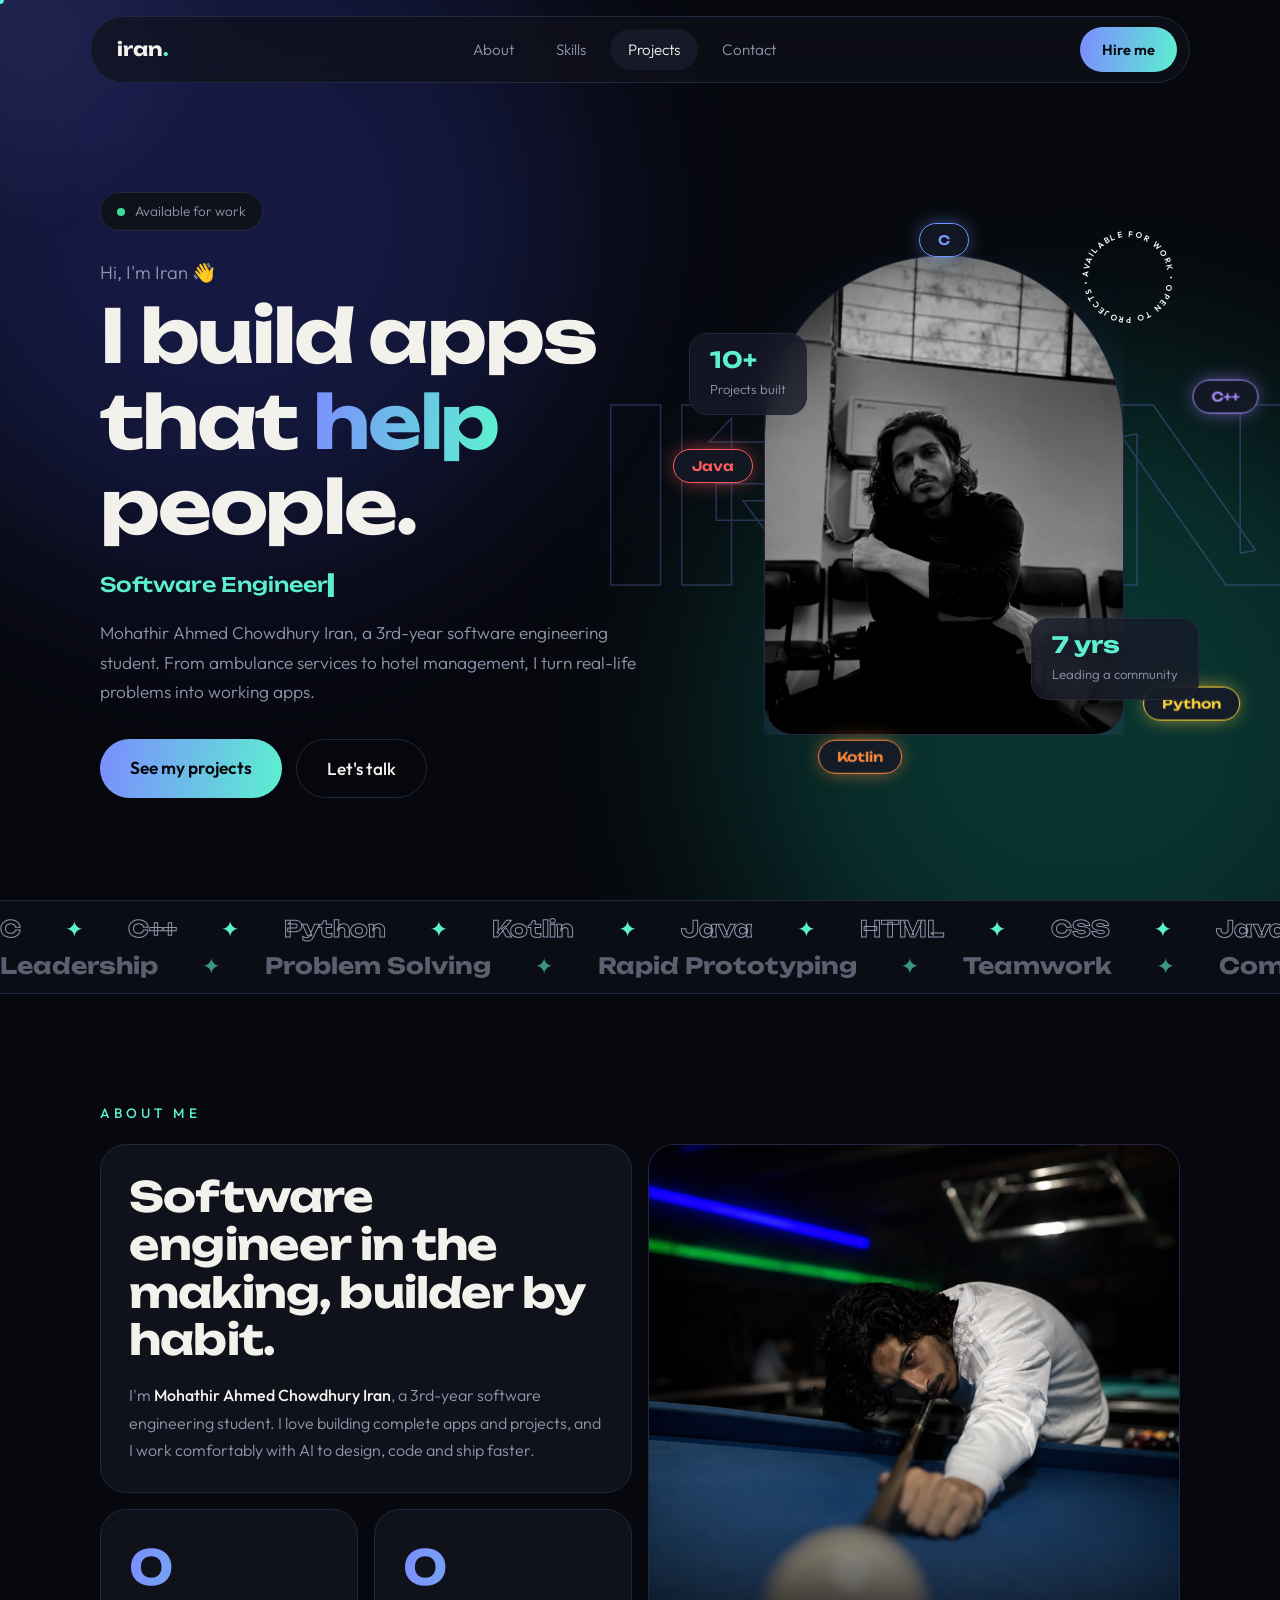
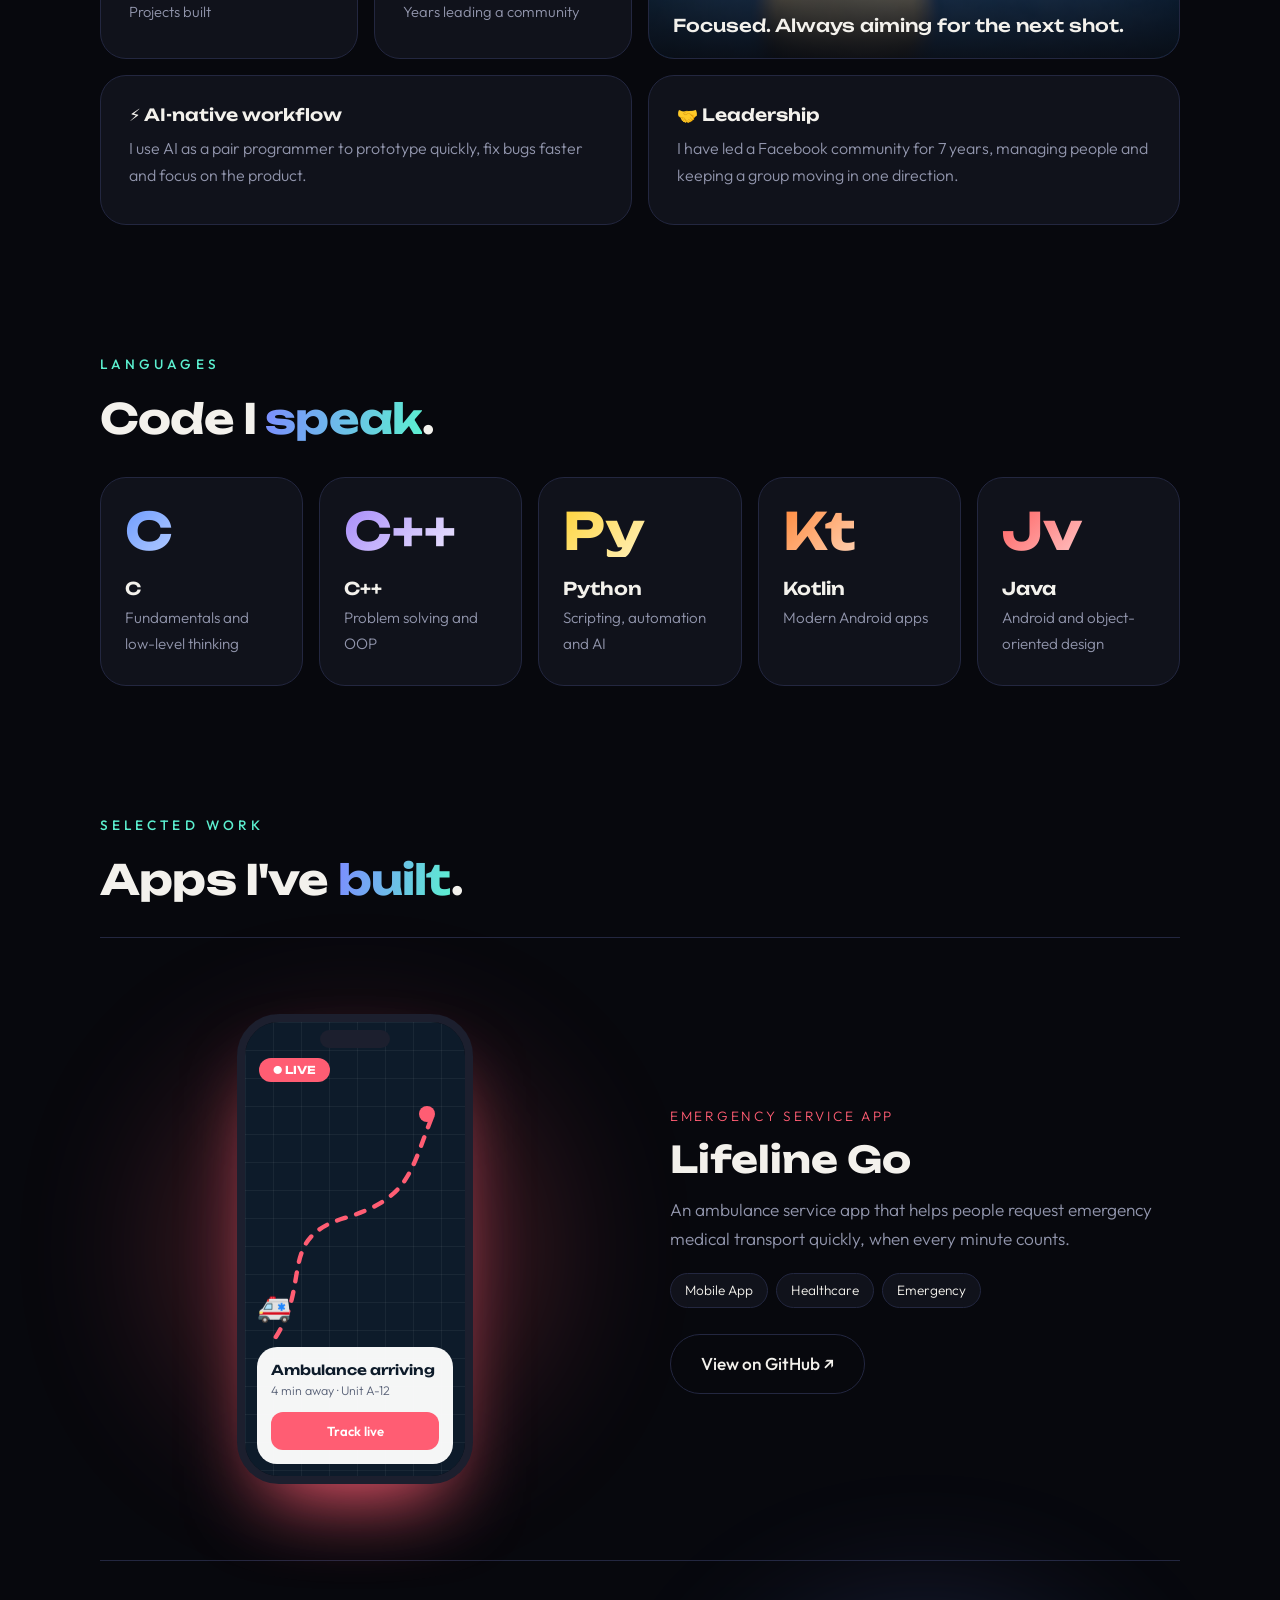
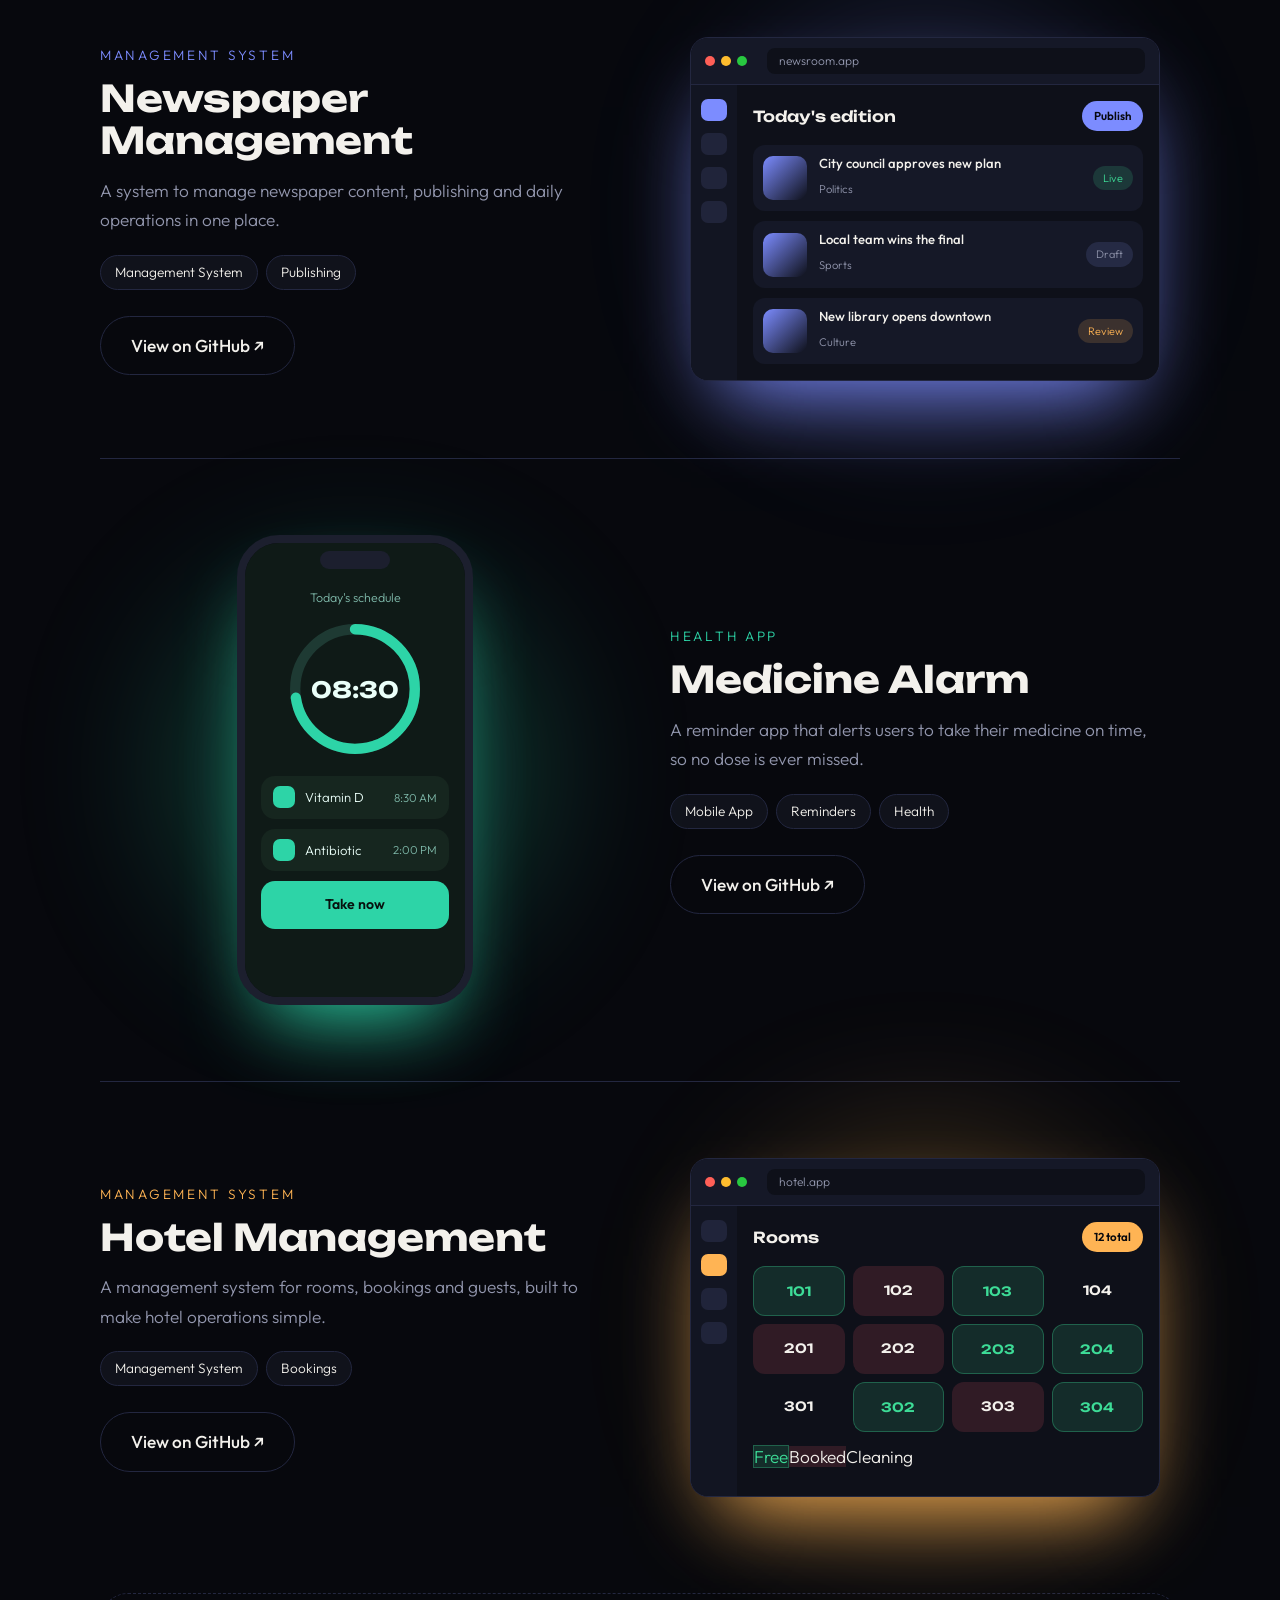
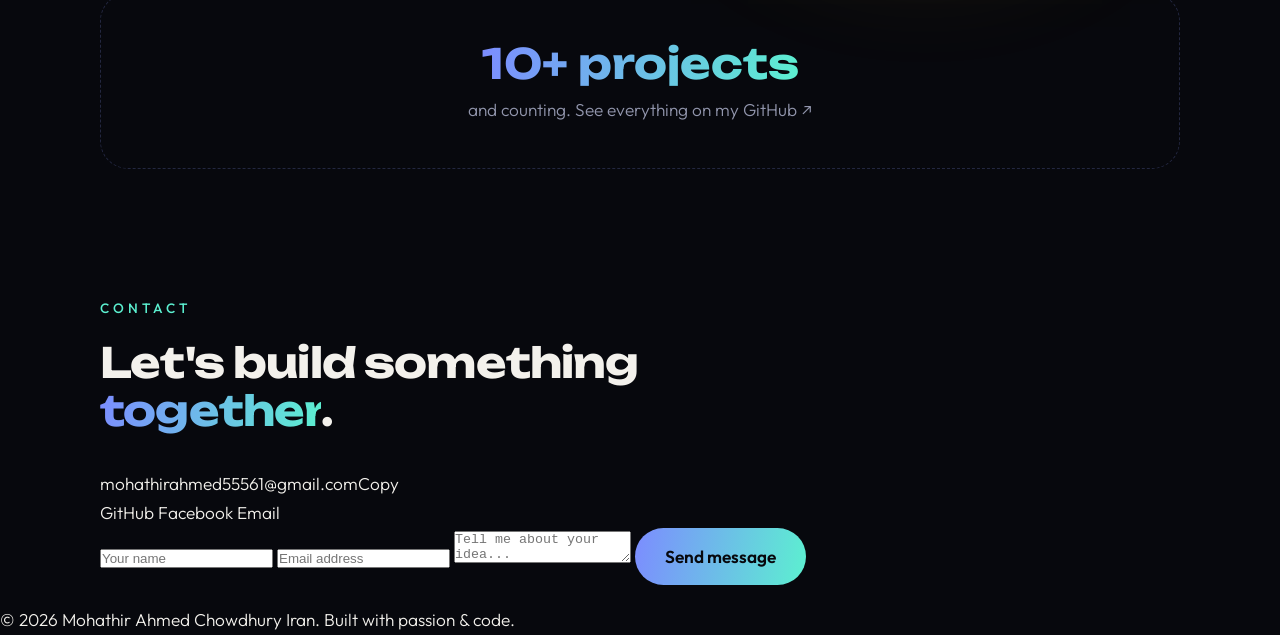
<file: index.html>
<!DOCTYPE html>
<html lang="en">
<head>
<meta charset="UTF-8">
<meta name="viewport" content="width=device-width, initial-scale=1">
<title>Iran | Software Engineer &amp; App Builder</title>
<meta name="description" content="Portfolio of Mohathir Ahmed Chowdhury Iran, software engineering student who builds apps that help people.">
<meta name="theme-color" content="#07080d">
<link rel="preconnect" href="https://fonts.googleapis.com">
<link rel="preconnect" href="https://fonts.gstatic.com" crossorigin>
<link href="https://fonts.googleapis.com/css2?family=Unbounded:wght@500;700&family=Outfit:wght@300;400;500;600&display=swap" rel="stylesheet">
<link rel="stylesheet" href="style.css">
</head>
<body>
<div id="pre"><div><b>IRAN</b><small>Software engineer · App builder</small><i id="pl"></i></div></div>
<div id="bar"></div>
<div id="glow"></div>
<div id="cd"></div><div id="cr"></div>
<div class="mesh" aria-hidden="true"><i></i><i></i></div>

<header class="nav">
  <a class="logo" href="#hero">iran<span>.</span></a>
  <nav id="lk"><a href="#about">About</a><a href="#skills">Skills</a><a href="#work">Projects</a><a href="#contact">Contact</a></nav>
  <a class="hire" href="#contact">Hire me</a>
  <button class="burger" id="bg" aria-label="Open menu">☰</button>
</header>
<div id="menu">
  <button id="close" aria-label="Close menu">✕</button>
  <a href="#about">About</a><a href="#skills">Skills</a><a href="#work">Projects</a><a href="#contact">Contact</a>
</div>

<main>
<!-- HERO -->
<section class="hero wrap" id="hero">
  <div class="hl">
    <span class="tag"><i></i>Available for work</span>
    <p class="hi">Hi, I'm Iran <span class="wave">👋</span></p>
    <h1><span class="ln"><span>I build apps</span></span><span class="ln"><span>that <em>help</em></span></span><span class="ln"><span>people.</span></span></h1>
    <p class="rl"><span id="rl"></span></p>
    <p class="d">Mohathir Ahmed Chowdhury Iran, a 3rd-year software engineering student. From ambulance services to hotel management, I turn real-life problems into working apps.</p>
    <div class="btns"><a class="btn pr" href="#work">See my projects</a><a class="btn" href="#contact">Let's talk</a></div>
  </div>
  <div class="hr" id="hr">
    <div class="bigo" aria-hidden="true">IRAN</div>
    <div class="orb" aria-hidden="true">
      <span style="--i:0"><b style="--k:#6d9bff">C</b></span>
      <span style="--i:1"><b style="--k:#a78bfa">C++</b></span>
      <span style="--i:2"><b style="--k:#ffd43b">Python</b></span>
      <span style="--i:3"><b style="--k:#ff8a3d">Kotlin</b></span>
      <span style="--i:4"><b style="--k:#ff5d5d">Java</b></span>
    </div>
    <div class="frame"><img src="images/hero.jpg" alt="Portrait of Iran"></div>
    <div class="gc g1"><b>10+</b><span>Projects built</span></div>
    <div class="gc g2"><b>7 yrs</b><span>Leading a community</span></div>
    <svg class="spin" viewBox="0 0 120 120" aria-hidden="true"><defs><path id="c" d="M60,60 m-46,0 a46,46 0 1,1 92,0 a46,46 0 1,1 -92,0"/></defs><text><textPath href="#c" textLength="285">AVAILABLE FOR WORK • OPEN TO PROJECTS • </textPath></text></svg>
  </div>
</section>

<div class="mq" aria-hidden="true"><div class="tr" id="t1"></div><div class="tr rev" id="t2"></div></div>

<!-- ABOUT -->
<section class="wrap" id="about">
  <p class="eb rv">About me</p>
  <div class="bento">
    <div class="b sp big rv"><h2>Software engineer in the making, builder by habit.</h2>
      <p>I'm <b>Mohathir Ahmed Chowdhury Iran</b>, a 3rd-year software engineering student. I love building complete apps and projects, and I work comfortably with AI to design, code and ship faster.</p></div>
    <div class="b img rv"><img src="images/about.jpg" alt="Iran playing snooker"><span>Focused. Always aiming for the next shot.</span></div>
    <div class="b sp st rv"><b data-n="10">0</b><span>Projects built</span></div>
    <div class="b sp st rv"><b data-n="7">0</b><span>Years leading a community</span></div>
    <div class="b sp rv"><h3>⚡ AI-native workflow</h3><p>I use AI as a pair programmer to prototype quickly, fix bugs faster and focus on the product.</p></div>
    <div class="b sp rv"><h3>🤝 Leadership</h3><p>I have led a Facebook community for 7 years, managing people and keeping a group moving in one direction.</p></div>
  </div>
</section>

<!-- SKILLS -->
<section class="wrap" id="skills">
  <p class="eb rv">Languages</p>
  <h2 class="sec rv">Code I <em>speak</em>.</h2>
  <div class="lgs">
    <div class="lg sp rv" style="--a:#6d9bff"><b>C</b><h3>C</h3><p>Fundamentals and low-level thinking</p></div>
    <div class="lg sp rv" style="--a:#a78bfa"><b>C++</b><h3>C++</h3><p>Problem solving and OOP</p></div>
    <div class="lg sp rv" style="--a:#ffd43b"><b>Py</b><h3>Python</h3><p>Scripting, automation and AI</p></div>
    <div class="lg sp rv" style="--a:#ff8a3d"><b>Kt</b><h3>Kotlin</h3><p>Modern Android apps</p></div>
    <div class="lg sp rv" style="--a:#ff5d5d"><b>Jv</b><h3>Java</h3><p>Android and object-oriented design</p></div>
  </div>
</section>

<!-- PROJECTS -->
<section class="wrap" id="work">
  <p class="eb rv">Selected work</p>
  <h2 class="sec rv">Apps I've <em>built</em>.</h2>

  <!-- 1. Lifeline Go -->
  <article class="row rv" style="--a:#ff5d73">
    <div class="pw"><div class="phone"><div class="scr map">
      <span class="sos">● LIVE</span>
      <svg class="route" viewBox="0 0 200 240" aria-hidden="true"><path d="M28 220 C 60 170, 30 130, 90 112 S 150 70, 170 20"/></svg>
      <i class="pin"></i><i class="amb">🚑</i>
      <div class="sheet"><b>Ambulance arriving</b><span>4 min away · Unit A-12</span><em>Track live</em></div>
    </div></div></div>
    <div class="tx"><p class="ty">Emergency Service App</p><h3>Lifeline Go</h3>
      <p>An ambulance service app that helps people request emergency medical transport quickly, when every minute counts.</p>
      <div class="tk"><i>Mobile App</i><i>Healthcare</i><i>Emergency</i></div>
      <a class="btn" href="https://github.com/yiran75" target="_blank" rel="noopener">View on GitHub ↗</a></div>
  </article>

  <!-- 2. Newspaper -->
  <article class="row alt rv" style="--a:#7c8cff">
    <div class="pw"><div class="win">
      <div class="wb"><i></i><i></i><i></i><span>newsroom.app</span></div>
      <div class="wd"><div class="sd"><i class="on"></i><i></i><i></i><i></i></div>
        <div class="wm"><div class="wh2"><b>Today's edition</b><em>Publish</em></div>
          <div class="ar"><s></s><div><b>City council approves new plan</b><small>Politics</small></div><em class="ok">Live</em></div>
          <div class="ar"><s></s><div><b>Local team wins the final</b><small>Sports</small></div><em>Draft</em></div>
          <div class="ar"><s></s><div><b>New library opens downtown</b><small>Culture</small></div><em class="rw">Review</em></div>
        </div></div></div></div>
    <div class="tx"><p class="ty">Management System</p><h3>Newspaper Management</h3>
      <p>A system to manage newspaper content, publishing and daily operations in one place.</p>
      <div class="tk"><i>Management System</i><i>Publishing</i></div>
      <a class="btn" href="https://github.com/yiran75" target="_blank" rel="noopener">View on GitHub ↗</a></div>
  </article>

  <!-- 3. Medicine Alarm -->
  <article class="row rv" style="--a:#2dd4a7">
    <div class="pw"><div class="phone"><div class="scr med">
      <small>Today's schedule</small>
      <div class="dial"><svg viewBox="0 0 120 120" aria-hidden="true"><circle class="t" cx="60" cy="60" r="52"/><circle class="p" cx="60" cy="60" r="52"/></svg><b>08:30</b></div>
      <div class="pil"><i></i>Vitamin D<span>8:30 AM</span></div>
      <div class="pil"><i></i>Antibiotic<span>2:00 PM</span></div>
      <div class="take">Take now</div>
    </div></div></div>
    <div class="tx"><p class="ty">Health App</p><h3>Medicine Alarm</h3>
      <p>A reminder app that alerts users to take their medicine on time, so no dose is ever missed.</p>
      <div class="tk"><i>Mobile App</i><i>Reminders</i><i>Health</i></div>
      <a class="btn" href="https://github.com/yiran75" target="_blank" rel="noopener">View on GitHub ↗</a></div>
  </article>

  <!-- 4. Hotel -->
  <article class="row alt rv" style="--a:#ffb454">
    <div class="pw"><div class="win">
      <div class="wb"><i></i><i></i><i></i><span>hotel.app</span></div>
      <div class="wd"><div class="sd"><i></i><i class="on"></i><i></i><i></i></div>
        <div class="wm"><div class="wh2"><b>Rooms</b><em>12 total</em></div>
          <div class="rooms"><i class="fr">101</i><i class="bk">102</i><i class="fr">103</i><i class="cl">104</i>
            <i class="bk">201</i><i class="bk">202</i><i class="fr">203</i><i class="fr">204</i>
            <i class="cl">301</i><i class="fr">302</i><i class="bk">303</i><i class="fr">304</i></div>
          <div class="lgd"><span class="fr">Free</span><span class="bk">Booked</span><span class="cl">Cleaning</span></div>
        </div></div></div></div>
    <div class="tx"><p class="ty">Management System</p><h3>Hotel Management</h3>
      <p>A management system for rooms, bookings and guests, built to make hotel operations simple.</p>
      <div class="tk"><i>Management System</i><i>Bookings</i></div>
      <a class="btn" href="https://github.com/yiran75" target="_blank" rel="noopener">View on GitHub ↗</a></div>
  </article>

  <a class="more rv" href="https://github.com/yiran75" target="_blank" rel="noopener">
    <b>10+ projects</b><span>and counting. See everything on my GitHub ↗</span>
  </a>
</section>

<!-- CONTACT -->
<section class="wrap" id="contact">
  <div class="cta sp rv">
    <p class="eb">Contact</p>
    <h2 class="sec">Let's build something <em>together</em>.</h2>
    <div class="ml"><span id="em">mohathirahmed55561@gmail.com</span><button id="cp">Copy</button></div>
    <div class="so">
      <a href="https://github.com/yiran75" target="_blank" rel="noopener">GitHub</a>
      <a href="https://www.facebook.com/Yirran/" target="_blank" rel="noopener">Facebook</a>
      <a href="mailto:mohathirahmed55561@gmail.com">Email</a>
    </div>
    <form id="fm">
      <input id="fn" placeholder="Your name" required>
      <input id="fe" type="email" placeholder="Email address" required>
      <textarea id="ft" placeholder="Tell me about your idea..." required></textarea>
      <button class="btn pr" type="submit">Send message</button>
    </form>
  </div>
</section>
</main>

<footer>© 2026 Mohathir Ahmed Chowdhury Iran. Built with passion &amp; code.</footer>
<script src="script.js"></script>
</body>
</html>
</file>
<file: style.css>
:root{--bg:#07080d;--s:#10121b;--s2:#161927;--l:#232740;--t:#f3f1ec;--m:#9296ad;--a1:#7c8cff;--a2:#5cf0d0;
--h:"Unbounded","Segoe UI",system-ui,sans-serif;--b:"Outfit","Segoe UI",system-ui,sans-serif}
*{box-sizing:border-box;margin:0;padding:0}
html{scroll-behavior:smooth}
body{background:var(--bg);color:var(--t);font:300 1.08rem/1.7 var(--b);overflow-x:hidden;-webkit-font-smoothing:antialiased}
a{color:inherit;text-decoration:none}
button{font:inherit;color:inherit;background:none;border:0;cursor:pointer}
:focus-visible{outline:2px solid var(--a2);outline-offset:4px;border-radius:6px}
.wrap{position:relative;z-index:2;max-width:1160px;margin:0 auto;padding:0 clamp(20px,4vw,40px)}
.cc,.cc *{cursor:none!important}

/* cursor */
#cd,#cr{position:fixed;left:0;top:0;pointer-events:none;z-index:120;display:none}
.cc #cd,.cc #cr{display:block}
#cd{width:8px;height:8px;margin:-4px 0 0 -4px;border-radius:50%;background:var(--a2)}
#cr{width:38px;height:38px;margin:-19px 0 0 -19px;border-radius:50%;border:1.5px solid rgba(92,240,208,.6);transition:width .25s,height .25s,margin .25s,background .25s}
#cr.h{width:66px;height:66px;margin:-33px 0 0 -33px;background:rgba(92,240,208,.1)}

/* preloader curtain */
#pre{position:fixed;inset:0;z-index:110;background:var(--bg);display:grid;place-items:center;text-align:center;transition:clip-path 1s cubic-bezier(.7,0,.2,1),visibility 0s 1s}
#pre.off{clip-path:inset(0 0 100% 0);visibility:hidden}
#pre b{display:block;font:700 clamp(4rem,16vw,9rem)/1 var(--h);letter-spacing:.06em;background:linear-gradient(100deg,var(--a1),var(--a2));-webkit-background-clip:text;background-clip:text;color:transparent}
#pre small{display:block;margin:14px 0 26px;color:var(--m);letter-spacing:.3em;font-size:.8rem;text-transform:uppercase}
#pl{display:block;height:3px;width:0;max-width:260px;margin:0 auto;border-radius:3px;background:linear-gradient(90deg,var(--a1),var(--a2))}
#bar{position:fixed;top:0;left:0;height:3px;width:0;z-index:70;background:linear-gradient(90deg,var(--a1),var(--a2))}
#glow{position:fixed;width:520px;height:520px;left:0;top:0;margin:-260px 0 0 -260px;border-radius:50%;background:radial-gradient(circle,rgba(124,140,255,.16),transparent 65%);pointer-events:none;z-index:1}
.mesh{position:fixed;inset:0;z-index:0;overflow:hidden;pointer-events:none}
.mesh i{position:absolute;width:55vw;height:55vw;border-radius:50%;filter:blur(110px);opacity:.28;animation:drift 22s ease-in-out infinite alternate}
.mesh i:first-child{background:#3b46c9;top:-15%;left:-10%}
.mesh i:last-child{background:#0fa58a;bottom:-20%;right:-12%;animation-delay:-9s}
@keyframes drift{to{transform:translate(8vw,6vh) scale(1.15)}}

/* spotlight */
.sp{position:relative;overflow:hidden}
.sp::before{content:"";position:absolute;inset:0;z-index:0;pointer-events:none;opacity:0;transition:opacity .3s;background:radial-gradient(360px circle at var(--mx,50%) var(--my,50%),rgba(124,140,255,.2),transparent 60%)}
.sp:hover::before{opacity:1}
.sp>*{position:relative;z-index:1}

/* nav */
.nav{position:fixed;top:16px;left:50%;transform:translateX(-50%);width:min(1100px,calc(100% - 28px));z-index:60;display:flex;align-items:center;justify-content:space-between;padding:10px 12px 10px 26px;border-radius:99px;background:rgba(16,18,27,.7);backdrop-filter:blur(16px);border:1px solid var(--l)}
.logo{font:700 1.15rem var(--h)}.logo span{color:var(--a2)}
#lk{display:flex;gap:6px}
#lk a{padding:8px 18px;border-radius:99px;font-size:.95rem;color:var(--m);transition:.25s}
#lk a:hover,#lk a.act{color:var(--t);background:var(--s2)}
.hire{padding:10px 22px;border-radius:99px;background:linear-gradient(100deg,var(--a1),var(--a2));color:#07080d;font-weight:600;font-size:.92rem;transition:.25s}
.hire:hover{transform:scale(1.06)}
.burger{display:none;width:42px;height:42px;border-radius:50%;border:1px solid var(--l);font-size:1.1rem}
#menu{position:fixed;inset:0;z-index:90;background:rgba(7,8,13,.97);display:grid;place-content:center;gap:16px;text-align:center;transform:translateY(-100%);transition:transform .7s cubic-bezier(.7,0,.2,1)}
#menu.on{transform:none}
#menu a{font:700 clamp(2rem,9vw,3.4rem) var(--h)}
#menu a:hover{color:var(--a2)}
#close{position:absolute;top:24px;right:28px;font-size:1.5rem}

/* hero */
.hero{min-height:100vh;display:grid;grid-template-columns:1.1fr .9fr;gap:30px;align-items:center;padding-top:110px;padding-bottom:50px}
.tag{display:inline-flex;align-items:center;gap:10px;padding:7px 16px;border-radius:99px;border:1px solid var(--l);background:var(--s);font-size:.85rem;color:var(--m)}
.tag i{width:8px;height:8px;border-radius:50%;background:#3ddc97;color:#3ddc97;animation:ping 2s infinite}
@keyframes ping{0%{box-shadow:0 0 0 0 currentColor}70%,100%{box-shadow:0 0 0 12px transparent}}
.hi{margin:26px 0 8px;color:var(--m);font-size:1.15rem}
.wave{display:inline-block;animation:wave 2.4s infinite;transform-origin:70% 70%}
@keyframes wave{10%,30%{transform:rotate(16deg)}20%,40%{transform:rotate(-10deg)}50%,100%{transform:none}}
h1{font:700 clamp(2.4rem,6vw,4.6rem)/1.08 var(--h);letter-spacing:-.03em}
.ln{display:block;overflow:hidden;padding-bottom:.08em}
.ln span{display:block;animation:up 1s cubic-bezier(.2,.8,.2,1) both;animation-delay:2s}
.ln:nth-child(2) span{animation-delay:2.15s}.ln:nth-child(3) span{animation-delay:2.3s}
@keyframes up{from{transform:translateY(110%)}}
h1 em{font-style:normal;background:linear-gradient(100deg,var(--a1),var(--a2),var(--a1));background-size:200%;-webkit-background-clip:text;background-clip:text;color:transparent;animation:flow 4s linear infinite}
@keyframes flow{to{background-position:200% 0}}
.rl{margin:20px 0 14px;font:500 1.25rem var(--h);color:var(--a2);min-height:2rem}
.d{color:var(--m);max-width:50ch;margin-bottom:32px}
.btns{display:flex;gap:14px;flex-wrap:wrap}
.btn{display:inline-block;padding:14px 30px;border-radius:99px;border:1px solid var(--l);font-weight:500;transition:.3s;cursor:pointer}
.btn.pr{background:linear-gradient(100deg,var(--a1),var(--a2));color:#07080d;border:0;font-weight:600}
.btn:hover{transform:translateY(-4px);box-shadow:0 16px 36px -14px var(--a1)}
.hr{--r:min(255px,46vw);position:relative;display:grid;place-items:center;padding:30px 0}
.bigo{position:absolute;font:700 clamp(8rem,20vw,15rem) var(--h);letter-spacing:-.05em;color:transparent;-webkit-text-stroke:1.5px rgba(124,140,255,.28);z-index:0;user-select:none}
.frame{position:relative;z-index:1;width:min(360px,78vw);aspect-ratio:3/4;border-radius:180px 180px 30px 30px;overflow:hidden;border:1px solid var(--l);box-shadow:0 40px 90px -30px rgba(124,140,255,.5);transition:transform .2s;animation:rev 1.4s cubic-bezier(.2,.8,.2,1) 2s both,gl 6s ease-in-out 3.4s infinite}
@keyframes rev{from{clip-path:inset(100% 0 0 0)}to{clip-path:inset(0)}}
@keyframes gl{50%{box-shadow:0 40px 100px -24px rgba(92,240,208,.55)}}
.frame img{width:100%;height:100%;object-fit:cover;object-position:center 30%}
/* orbiting language chips */
.orb{position:absolute;left:50%;top:50%;width:0;height:0;z-index:2;animation:rot 34s linear infinite}
.orb span{position:absolute;left:0;top:0;transform:rotate(calc(var(--i)*72deg)) translateY(calc(var(--r)*-1))}
.orb b{display:block;translate:-50% -50%;rotate:calc(var(--i)*-72deg);animation:rot 34s linear infinite reverse;padding:8px 18px;border-radius:99px;background:rgba(22,25,39,.85);backdrop-filter:blur(10px);border:1px solid var(--k);color:var(--k);font:600 .82rem var(--h);box-shadow:0 0 22px -6px var(--k);white-space:nowrap}
.orb span:nth-child(1){--i:0}.orb span:nth-child(2){--i:1}.orb span:nth-child(3){--i:2}.orb span:nth-child(4){--i:3}.orb span:nth-child(5){--i:4}
.gc{position:absolute;z-index:3;padding:12px 20px;border-radius:18px;background:rgba(22,25,39,.78);backdrop-filter:blur(14px);border:1px solid var(--l);animation:fl 5s ease-in-out infinite}
.gc b{display:block;font:700 1.4rem var(--h);color:var(--a2)}.gc span{font-size:.82rem;color:var(--m)}
.g1{top:20%;left:-4%}.g2{bottom:12%;right:-4%;animation-delay:-2.5s}
@keyframes fl{50%{transform:translateY(-14px)}}
.spin{position:absolute;z-index:3;width:104px;right:0;top:0;animation:rot 14s linear infinite}
.spin text{font:600 9.5px var(--b);fill:var(--t);letter-spacing:.06em}
@keyframes rot{to{transform:rotate(360deg)}}

/* marquee */
.mq{position:relative;z-index:2;border-block:1px solid var(--l);background:rgba(16,18,27,.6);overflow:hidden;padding:14px 0;display:grid;gap:10px}
.tr{display:flex;gap:44px;width:max-content;animation:mq 34s linear infinite;font:700 1.4rem var(--h);color:transparent;-webkit-text-stroke:1px var(--m)}
.tr.rev{animation-direction:reverse;-webkit-text-stroke:0;color:var(--m);opacity:.6}
.tr span::after{content:"✦";margin-left:44px;color:var(--a2);-webkit-text-stroke:0}
@keyframes mq{to{transform:translateX(-50%)}}

/* sections */
section.wrap{padding-top:110px;padding-bottom:20px}
.eb{font:500 .85rem var(--b);letter-spacing:.3em;text-transform:uppercase;color:var(--a2);margin-bottom:22px}
h2{font:700 clamp(1.7rem,3.6vw,2.6rem)/1.15 var(--h);letter-spacing:-.02em}
h2.sec{margin-bottom:34px;max-width:20ch}
h2 em{font-style:normal;background:linear-gradient(100deg,var(--a1),var(--a2));-webkit-background-clip:text;background-clip:text;color:transparent}

/* bento */
.bento{display:grid;grid-template-columns:repeat(4,1fr);grid-auto-rows:minmax(150px,auto);gap:16px}
.b{background:var(--s);border:1px solid var(--l);border-radius:26px;padding:28px;transition:.3s;position:relative;overflow:hidden}
.b:hover{border-color:var(--a1);transform:translateY(-5px)}
.b h3{font:600 1.05rem var(--h);margin-bottom:10px}
.b p{color:var(--m);font-size:1rem}.b p b{color:var(--t);font-weight:500}
.big{grid-column:span 2;grid-row:span 2;display:flex;flex-direction:column;justify-content:center;gap:18px}
.img{grid-column:span 2;grid-row:span 3;padding:0;min-height:420px}
.img img{position:absolute;inset:0;width:100%;height:100%;object-fit:cover;object-position:center 40%;transition:transform 1s}
.img:hover img{transform:scale(1.06)}
.img::after{content:"";position:absolute;inset:0;background:linear-gradient(transparent 55%,rgba(7,8,13,.9))}
.img span{position:absolute;left:24px;right:24px;bottom:22px;z-index:2;font:500 1.1rem var(--h)}
.st{display:flex;flex-direction:column;justify-content:center}
.st b{font:700 3rem var(--h);line-height:1;background:linear-gradient(100deg,var(--a1),var(--a2));-webkit-background-clip:text;background-clip:text;color:transparent}
.st span{color:var(--m);font-size:.92rem;margin-top:8px}
.bento .b:nth-child(5),.bento .b:nth-child(6){grid-column:span 2}

/* languages */
.lgs{display:grid;grid-template-columns:repeat(auto-fit,minmax(190px,1fr));gap:16px}
.lg{background:var(--s);border:1px solid var(--l);border-radius:26px;padding:28px 24px;transition:transform .35s,border-color .3s}
.lg:hover{transform:translateY(-10px) rotate(-1.5deg);border-color:var(--a)}
.lg b{display:block;font:700 3.2rem/1 var(--h);margin-bottom:20px;background:linear-gradient(135deg,var(--a),#fff);-webkit-background-clip:text;background-clip:text;color:transparent;transition:.4s}
.lg:hover b{transform:scale(1.1);filter:drop-shadow(0 0 16px var(--a))}
.lg h3{font:600 1.1rem var(--h);margin-bottom:6px}
.lg p{color:var(--m);font-size:.95rem}

/* projects */
.row{display:grid;grid-template-columns:1fr 1fr;gap:60px;align-items:center;padding:56px 0;border-top:1px solid var(--l)}
.row.alt .pw{order:2}
.pw{position:relative;display:grid;place-items:center;padding:20px}
.pw::before{content:"";position:absolute;width:340px;height:340px;border-radius:50%;background:var(--a);filter:blur(90px);opacity:.3}
.ty{font-size:.85rem;letter-spacing:.2em;text-transform:uppercase;color:var(--a);margin-bottom:10px}
.tx h3{font:700 clamp(1.6rem,3vw,2.3rem)/1.15 var(--h);margin-bottom:14px}
.tx>p:not(.ty){color:var(--m);max-width:44ch;margin-bottom:20px}
.tk{display:flex;flex-wrap:wrap;gap:8px;margin-bottom:26px}
.tk i{font-style:normal;font-size:.85rem;padding:5px 14px;border:1px solid var(--l);border-radius:99px;color:var(--t);background:var(--s)}
.tx .btn:hover{background:var(--a);border-color:var(--a);color:#07080d}
.more{display:flex;flex-direction:column;align-items:center;gap:6px;padding:44px 20px;border:1.5px dashed var(--l);border-radius:28px;text-align:center;margin-top:20px;transition:.3s}
.more b{font:700 clamp(1.6rem,4vw,2.6rem) var(--h);background:linear-gradient(100deg,var(--a1),var(--a2));-webkit-background-clip:text;background-clip:text;color:transparent}
.more span{color:var(--m)}
.more:hover{border-color:var(--a2);background:var(--s)}

/* phone mockups */
.phone{position:relative;width:236px;height:470px;border-radius:42px;border:8px solid #1c1f2e;background:#0b0d14;box-shadow:0 40px 80px -30px var(--a);overflow:hidden;transition:transform .2s;will-change:transform;z-index:1}
.phone::before{content:"";position:absolute;top:8px;left:50%;width:70px;height:18px;margin-left:-35px;border-radius:12px;background:#1c1f2e;z-index:5}
.scr{position:absolute;inset:0;overflow:hidden}
/* Lifeline Go screen */
.map{background:#0d1b2a linear-gradient(rgba(255,255,255,.05) 1px,transparent 1px) 0 0/28px 28px;background-image:linear-gradient(rgba(255,255,255,.05) 1px,transparent 1px),linear-gradient(90deg,rgba(255,255,255,.05) 1px,transparent 1px);background-size:28px 28px}
.sos{position:absolute;top:36px;left:14px;padding:5px 14px;border-radius:99px;background:#ff5d73;color:#fff;font:700 .68rem var(--h)}
.route{position:absolute;left:0;top:70px;width:100%;height:270px}
.route path{fill:none;stroke:#ff5d73;stroke-width:4;stroke-linecap:round;stroke-dasharray:8 10;animation:dash 2s linear infinite}
@keyframes dash{to{stroke-dashoffset:-36}}
.pin{position:absolute;right:30px;top:84px;width:16px;height:16px;border-radius:50%;background:#ff5d73;color:#ff5d73;animation:ping 2s infinite}
.amb{position:absolute;left:12px;top:262px;font-size:1.7rem;font-style:normal;animation:fl 3s ease-in-out infinite}
.sheet{position:absolute;left:12px;right:12px;bottom:12px;padding:14px;border-radius:20px;background:rgba(255,255,255,.96);color:#0d1b2a;display:grid;gap:2px}
.sheet b{font:600 .85rem var(--h)}.sheet span{font-size:.78rem;color:#5a6378}
.sheet em{font-style:normal;margin-top:8px;text-align:center;background:#ff5d73;color:#fff;border-radius:12px;padding:8px;font-weight:600;font-size:.82rem}
/* Medicine Alarm screen */
.med{background:#0f1a17;padding:44px 16px 16px;color:#eafff9;display:grid;gap:10px;align-content:start}
.med small{color:#7fb9aa;font-size:.78rem;text-align:center}
.dial{position:relative;width:138px;height:138px;margin:2px auto 8px}
.dial svg{width:100%;height:100%;transform:rotate(-90deg)}
.dial circle{fill:none;stroke-width:9}
.dial .t{stroke:#1e3a33}
.dial .p{stroke:var(--a);stroke-linecap:round;stroke-dasharray:327;stroke-dashoffset:327;animation:fillr 3s ease-out .4s forwards}
@keyframes fillr{to{stroke-dashoffset:90}}
.dial b{position:absolute;inset:0;display:grid;place-items:center;font:700 1.4rem var(--h)}
.pil{display:flex;align-items:center;gap:10px;padding:10px 12px;border-radius:14px;background:#16261f;font-size:.82rem}
.pil i{width:22px;height:22px;border-radius:7px;background:var(--a);flex-shrink:0}
.pil span{margin-left:auto;color:#7fb9aa;font-size:.72rem}
.take{text-align:center;padding:12px;border-radius:14px;background:var(--a);color:#07110e;font-weight:600;font-size:.88rem;animation:beat 2s infinite}
@keyframes beat{50%{transform:scale(1.04)}}

/* browser window mockups */
.win{position:relative;z-index:1;width:min(470px,100%);border-radius:18px;background:#0e1019;border:1px solid var(--l);box-shadow:0 40px 80px -30px var(--a);overflow:hidden;transition:transform .2s;will-change:transform}
.wb{display:flex;align-items:center;gap:6px;padding:10px 14px;background:#151827;border-bottom:1px solid var(--l)}
.wb i{width:10px;height:10px;border-radius:50%;background:#ff5f57}
.wb i:nth-child(2){background:#febc2e}.wb i:nth-child(3){background:#28c840}
.wb span{margin-left:14px;flex:1;font-size:.75rem;color:var(--m);background:#0e1019;border-radius:8px;padding:3px 12px}
.wd{display:flex;min-height:290px}
.sd{width:46px;background:#121522;padding:14px 10px;display:grid;gap:12px;align-content:start}
.sd i{height:22px;border-radius:7px;background:#20243a}.sd i.on{background:var(--a)}
.wm{flex:1;padding:16px;display:grid;gap:10px;align-content:start}
.wh2{display:flex;justify-content:space-between;align-items:center;margin-bottom:4px}
.wh2 b{font:600 .95rem var(--h)}
.wh2 em{font-style:normal;font-size:.72rem;padding:5px 12px;border-radius:99px;background:var(--a);color:#07080d;font-weight:600}
.ar{display:flex;align-items:center;gap:12px;padding:10px;border-radius:12px;background:#151827}
.ar s{width:44px;height:44px;border-radius:10px;background:linear-gradient(135deg,var(--a),#0e1019);flex-shrink:0}
.ar div{flex:1;min-width:0}
.ar b{display:block;font-size:.82rem;font-weight:500;line-height:1.3}
.ar small{color:var(--m);font-size:.7rem}
.ar em{font-style:normal;font-size:.68rem;padding:3px 10px;border-radius:99px;background:#252a44;color:var(--m)}
.ar em.ok{background:rgba(61,220,151,.16);color:#3ddc97}
.ar em.rw{background:rgba(255,180,84,.16);color:#ffb454}
.rooms{display:grid;grid-template-columns:repeat(4,1fr);gap:8px}
.rooms i{font-style:normal;text-align:center;padding:16px 0;border-radius:12px;font:600 .8rem var(--h)}
.fr{background:rgba(61,220,151,.14);color:#3ddc97;border:1px solid rgba(61,220,151,.3)}
.bk{background:rgba(255,93,115,.14);color:#ffs
</file>
